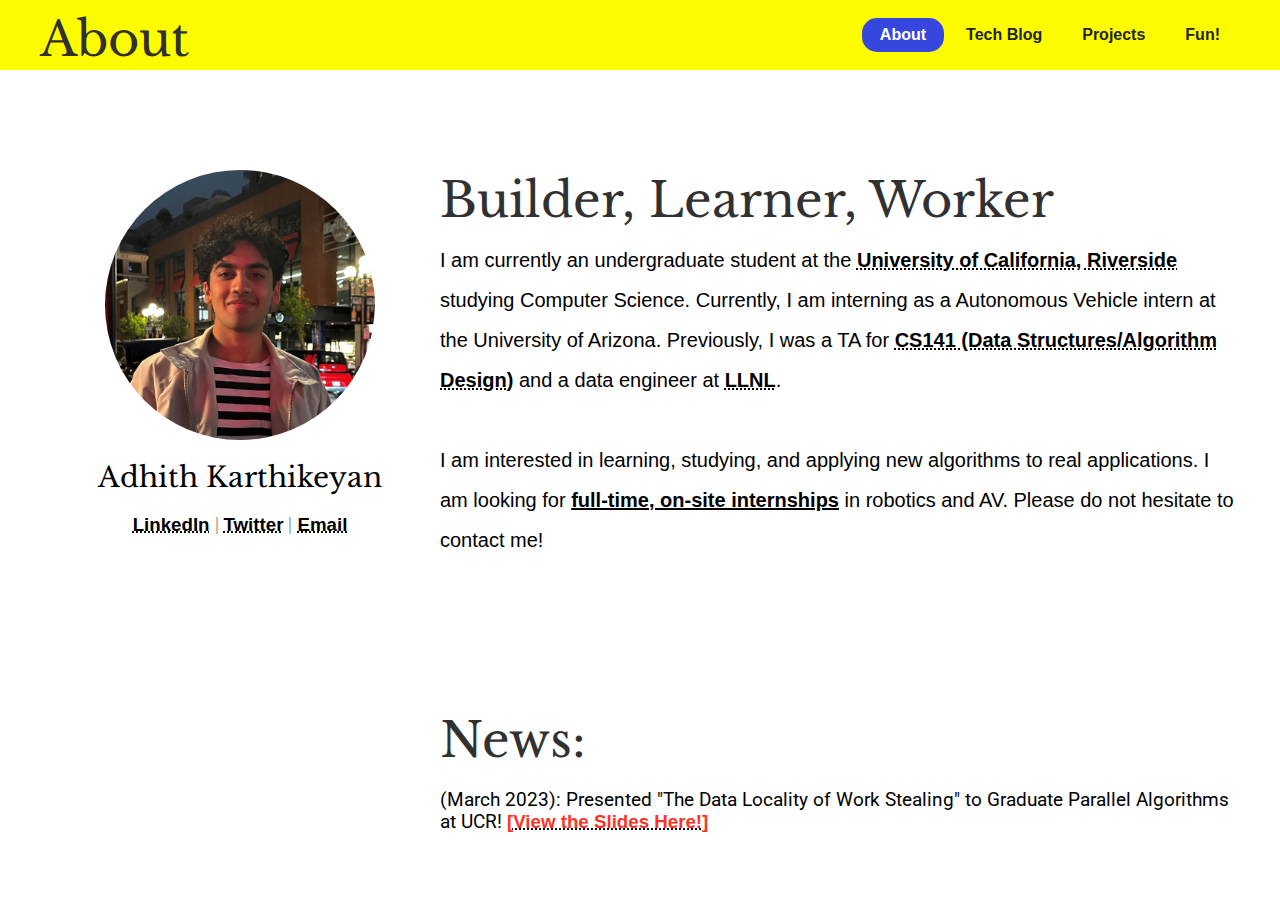
<file: index.html>
<!DOCTYPE html>
<html lang="en">
<head>
    <meta charset="UTF-8">
    <link rel="stylesheet" href="style.css">
    <link rel="preconnect" href="https://fonts.gstatic.com">
    <link rel="stylesheet" href="https://fonts.googleapis.com/css?family=Libre+Baskerville%7CMontserrat:400,700%7CRoboto%7CRoboto Mono&display=swap">
    <link href="https://fonts.googleapis.com/css2?family=Roboto:ital,wght@0,100;0,500;1,400&display=swap" rel="stylesheet"> 
    <link href="https://fonts.googleapis.com/css2?family=Source+Sans+Pro:wght@200&display=swap" rel="stylesheet"> 
    <link href="https://fonts.googleapis.com/css2?family=Roboto:wght@300&display=swap" rel="stylesheet"> 
    <meta name="viewport" content="width=device-width, initial-scale=1.0">
    <!-- <title>Guess</title> -->
    <title>About | Adhith</title>
</head>
 <!-- <ul>
  <li><a href="https://www.github.com/">Projects</a></li>
  <li><a href="resume/resume.pdf" target="_blank">Resume</a></li>
  <li><a href="blog/blogposts.html">Blog</a></li>
  <li><a href="https://www.github.com/kkadhith">GitHub</a></li>
</ul>  -->
<header>
    <div class="logo">
        <h1>About</h1>
    </div>
    <input type="checkbox" id="nav_check" hidden>
    <nav>
        <div class="logo">
            <h1>Home</h1>
        </div>
        <ul>
            <li>
                <a href="" class="active">About</a>
            </li>
            <li>
                <a href="techblog/index.html">Tech Blog</a>
            </li>
            <li>
                <a href="">Projects</a>
            </li>
            <li>
                <a href="">Fun!</a>
            </li>
        </ul>
    </nav>
    <label for="nav_check" class="hamburger">
        <div class="line"></div>
        <div class="line"></div>
        <div class="line"></div>
    </label>
</header>

<body>
     <div class="container">
        <div class="row">
            <div class="col-12 col-lg-4">
                <div id="profile">
                    <img src="images/IMG_8172.jpg" alt="512x512">
                    <div class="portrait-title">
                        <h2>Adhith Karthikeyan</h2>
                        <!-- <h3><a href=https://www.ucr.edu>University of California, Riverside</a></h3> -->
                        <h3><a href="https://www.linkedin.com/in/adhithkarthikeyan/" target="_blank">LinkedIn</a>
                                    |      
                            <a href="https://twitter.com/lost2night" target="_blank">Twitter</a>
                                    |
                        <a href="mailto:akart006@ucr.edu" target="_blank">Email</a>
                        </h3>
                    </div>
                </div>
            </div>

            <div class="col-3">
                <h1>Builder, Learner, Worker</h1>
                <p>I am currently an undergraduate student at the <a href="https://www.ucr.edu/" target="_blank">University of California, Riverside</a> studying Computer Science. Currently,
                    I am interning as a Autonomous Vehicle intern at the University of Arizona.
                    Previously, I was a 
                    TA for <a href="https://www.cs.ucr.edu/~ygu/teaching/141/F22/index.html" target="_blank">CS141 (Data Structures/Algorithm Design)</a> and a data engineer at <a href="https://www.llnl.gov/" target="_blank">LLNL</a>.
                    <br></br>
                    I am interested in learning, studying, and applying new algorithms to real applications. I am looking for <u><b>full-time, on-site internships</b></u> in robotics and AV. Please do not hesitate to contact me!<!-- <h1 class="rec">Projects:</h1> -->
                <!-- <p>University of California, Riverside</p>  -->
                <!-- <p>- MiniEigen</p>
                <p>- Snake (Flutter, Dart)</p>
                <p>- </p> -->
                    </p>
                <h1 class="rec">News:</h1>
                <h3 class="qp">(March 2023): Presented "The Data Locality of Work Stealing" to Graduate Parallel Algorithms at UCR! <a href="https://drive.google.com/file/d/15ewNTlcWx92eM8Zr4xmwKKlpkrUyyfSK/view"><span style="color:rgb(255, 51, 37)">[View the Slides Here!]</span></a></h3>
            </div>
        </div>
    </div> 
</body>
</html>
</file>
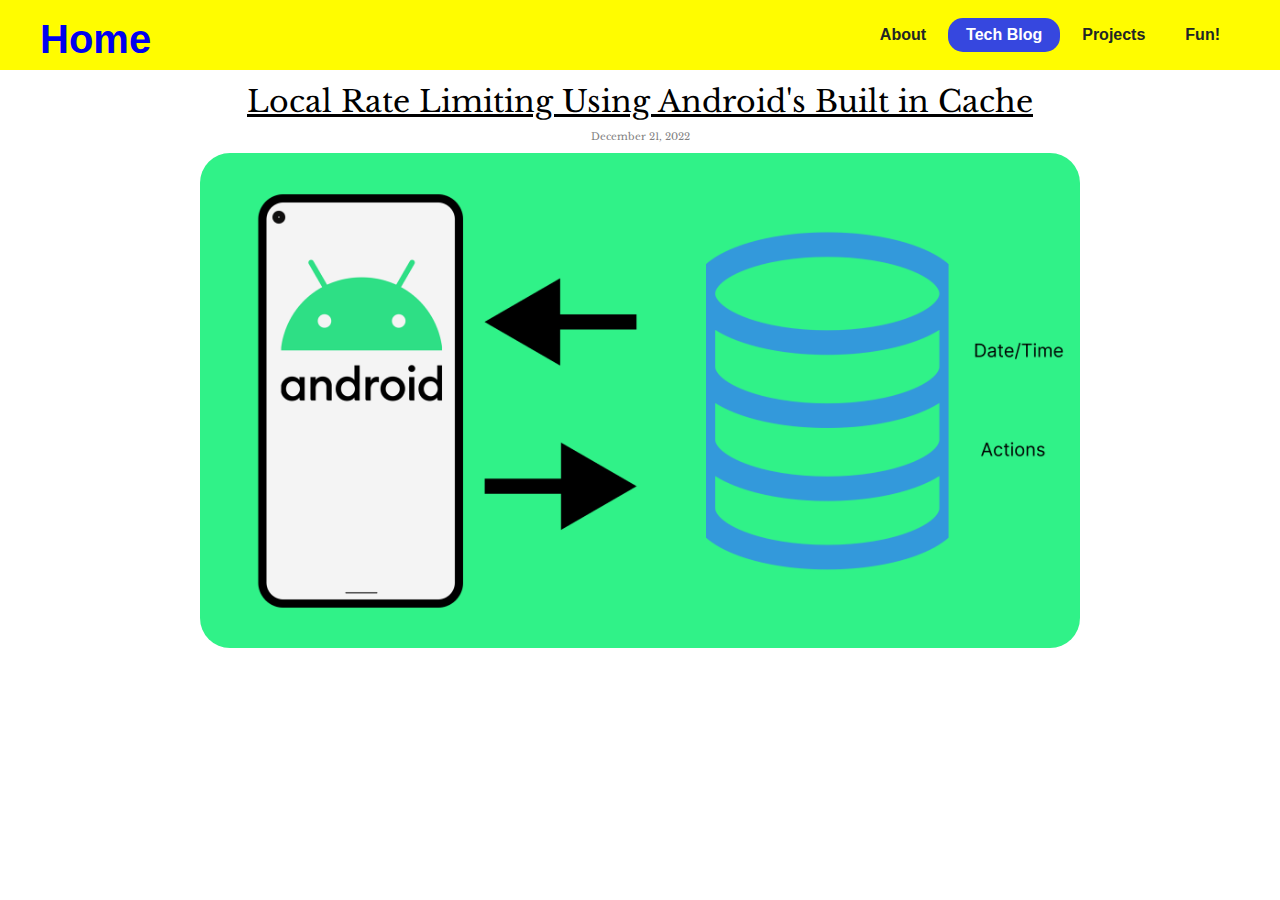
<file: techblog/index.html>
<!DOCTYPE html>
<html lang="en">
<head>
    <meta charset="UTF-8">
    <link rel="stylesheet" href="style.css">
    <link rel="preconnect" href="https://fonts.gstatic.com">
    <link rel="stylesheet" href="https://fonts.googleapis.com/css?family=Libre+Baskerville%7CMontserrat:400,700%7CRoboto%7CRoboto Mono&display=swap">
    <link href="https://fonts.googleapis.com/css2?family=Roboto:ital,wght@0,100;0,500;1,400&display=swap" rel="stylesheet"> 
    <link href="https://fonts.googleapis.com/css2?family=Source+Sans+Pro:wght@200&display=swap" rel="stylesheet"> 
    <link href="https://fonts.googleapis.com/css2?family=Roboto:wght@300&display=swap" rel="stylesheet"> 
    <meta name="viewport" content="width=device-width, initial-scale=1.0">
    <!-- <title>Guess</title> -->
    <title>Tech Blog</title>
</head>
 <!-- <ul>
  <li><a href="https://www.github.com/">Projects</a></li>
  <li><a href="resume/resume.pdf" target="_blank">Resume</a></li>
  <li><a href="blog/blogposts.html">Blog</a></li>
  <li><a href="https://www.github.com/kkadhith">GitHub</a></li>
</ul>  -->
<header>
    <div class="logo">
        <h1 class="cpp"><a href="../index.html">Home</a></h1>
    </div>
    <input type="checkbox" id="nav_check" hidden>
    <nav>
        <div class="logo">
            <h1 id="log">Home</h1>
        </div>
        <ul>
            <li>
                <a href="../index.html">About</a>
            </li>
            <li>
                <a href="../techblog/index.html" class="active">Tech Blog</a>
            </li>
            <li>
                <a href="">Projects</a>
            </li>
            <li>
                <a href="">Fun!</a>
            </li>
        </ul>
    </nav>
    <label for="nav_check" class="hamburger">
        <div class="line"></div>
        <div class="line"></div>
        <div class="line"></div>
    </label>
</header>

<body>
    
    <h1 class="cnt"><div id="over"><a href="one/index.html">Local Rate Limiting Using Android's Built in Cache</a></div></h1>
    <h3 class="caption">December 21, 2022</h3>
    <div class="r2"><img src="android.png"></div>
</body>
</html>
</file>
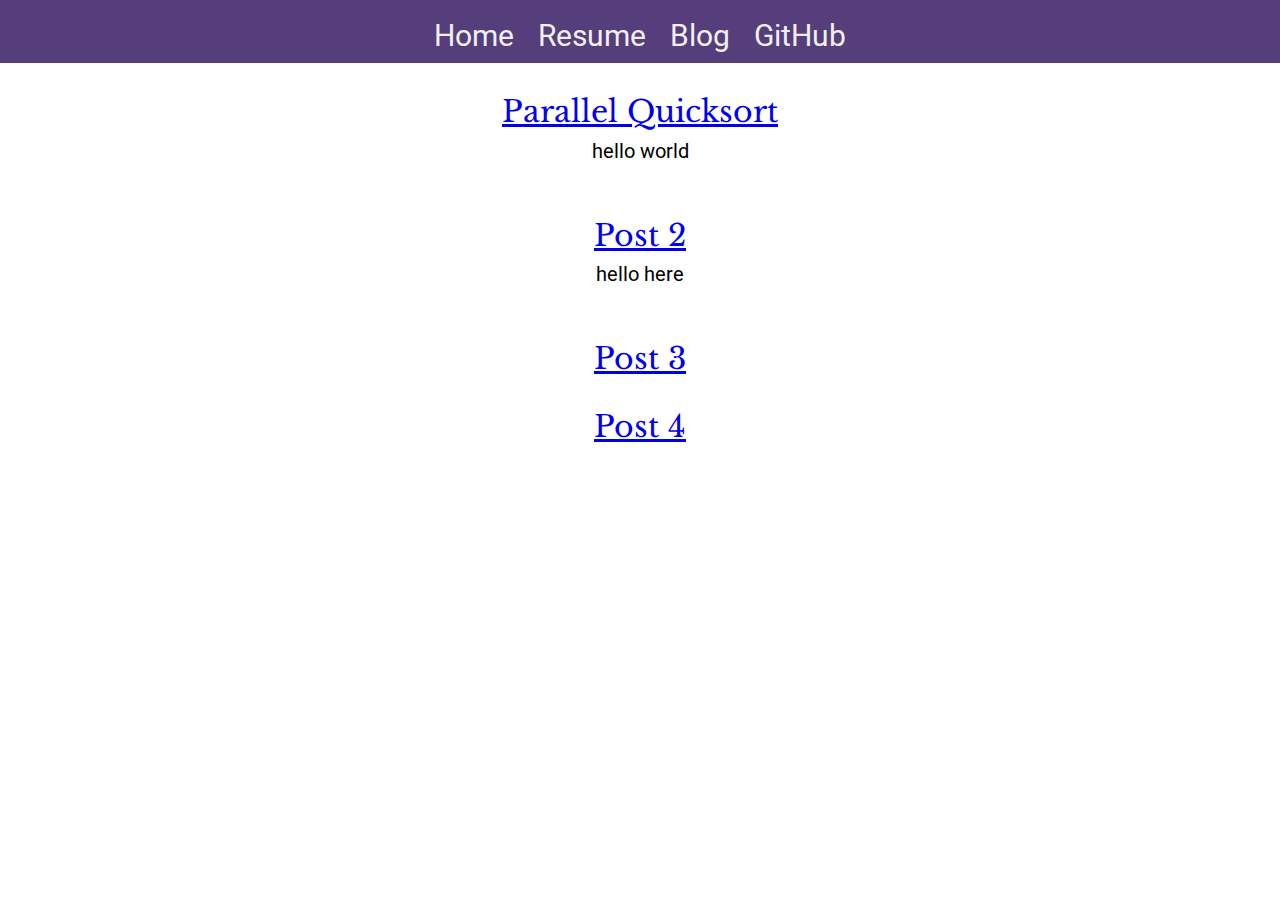
<file: blog/blogposts.html>
<!DOCTYPE html>
<html lang="en">
<head>
    <meta charset="UTF-8">
    <link rel="stylesheet" href="style.css">
    <link rel="preconnect" href="https://fonts.gstatic.com">
    <link rel="stylesheet" href="https://fonts.googleapis.com/css?family=Libre+Baskerville%7CMontserrat:400,700%7CRoboto%7CRoboto Mono&display=swap">
    <link href="https://fonts.googleapis.com/css2?family=Roboto:ital,wght@0,100;0,500;1,400&display=swap" rel="stylesheet"> 
    <link href="https://fonts.googleapis.com/css2?family=Source+Sans+Pro:wght@200&display=swap" rel="stylesheet"> 
    <link href="https://fonts.googleapis.com/css2?family=Roboto:wght@300&display=swap" rel="stylesheet"> 
    <meta name="viewport" content="width=device-width, initial-scale=1.0">
    <!-- <title>Guess</title> -->
</head>
 <ul>
  <li><a href="../index.html">Home</a></li>
  <li><a href="resume/resume.pdf" target="_blank">Resume</a></li>
  <li><a href="blog/test.html">Blog</a></li>
  <li><a href="https://www.github.com/kkadhith">GitHub</a></li>
</ul> 


<body>
   <h1><a href="posts/post1.html">Parallel Quicksort</a></h1>
    <p>hello world</p>
<h1><a href="posts/post1.html">Post 2</a></h1>
<p>hello here</p>
<h1><a href="posts/post1.html">Post 3</a></h1>
<h1><a href="posts/post1.html">Post 4</a></h1>

</body>
</html>
</file>
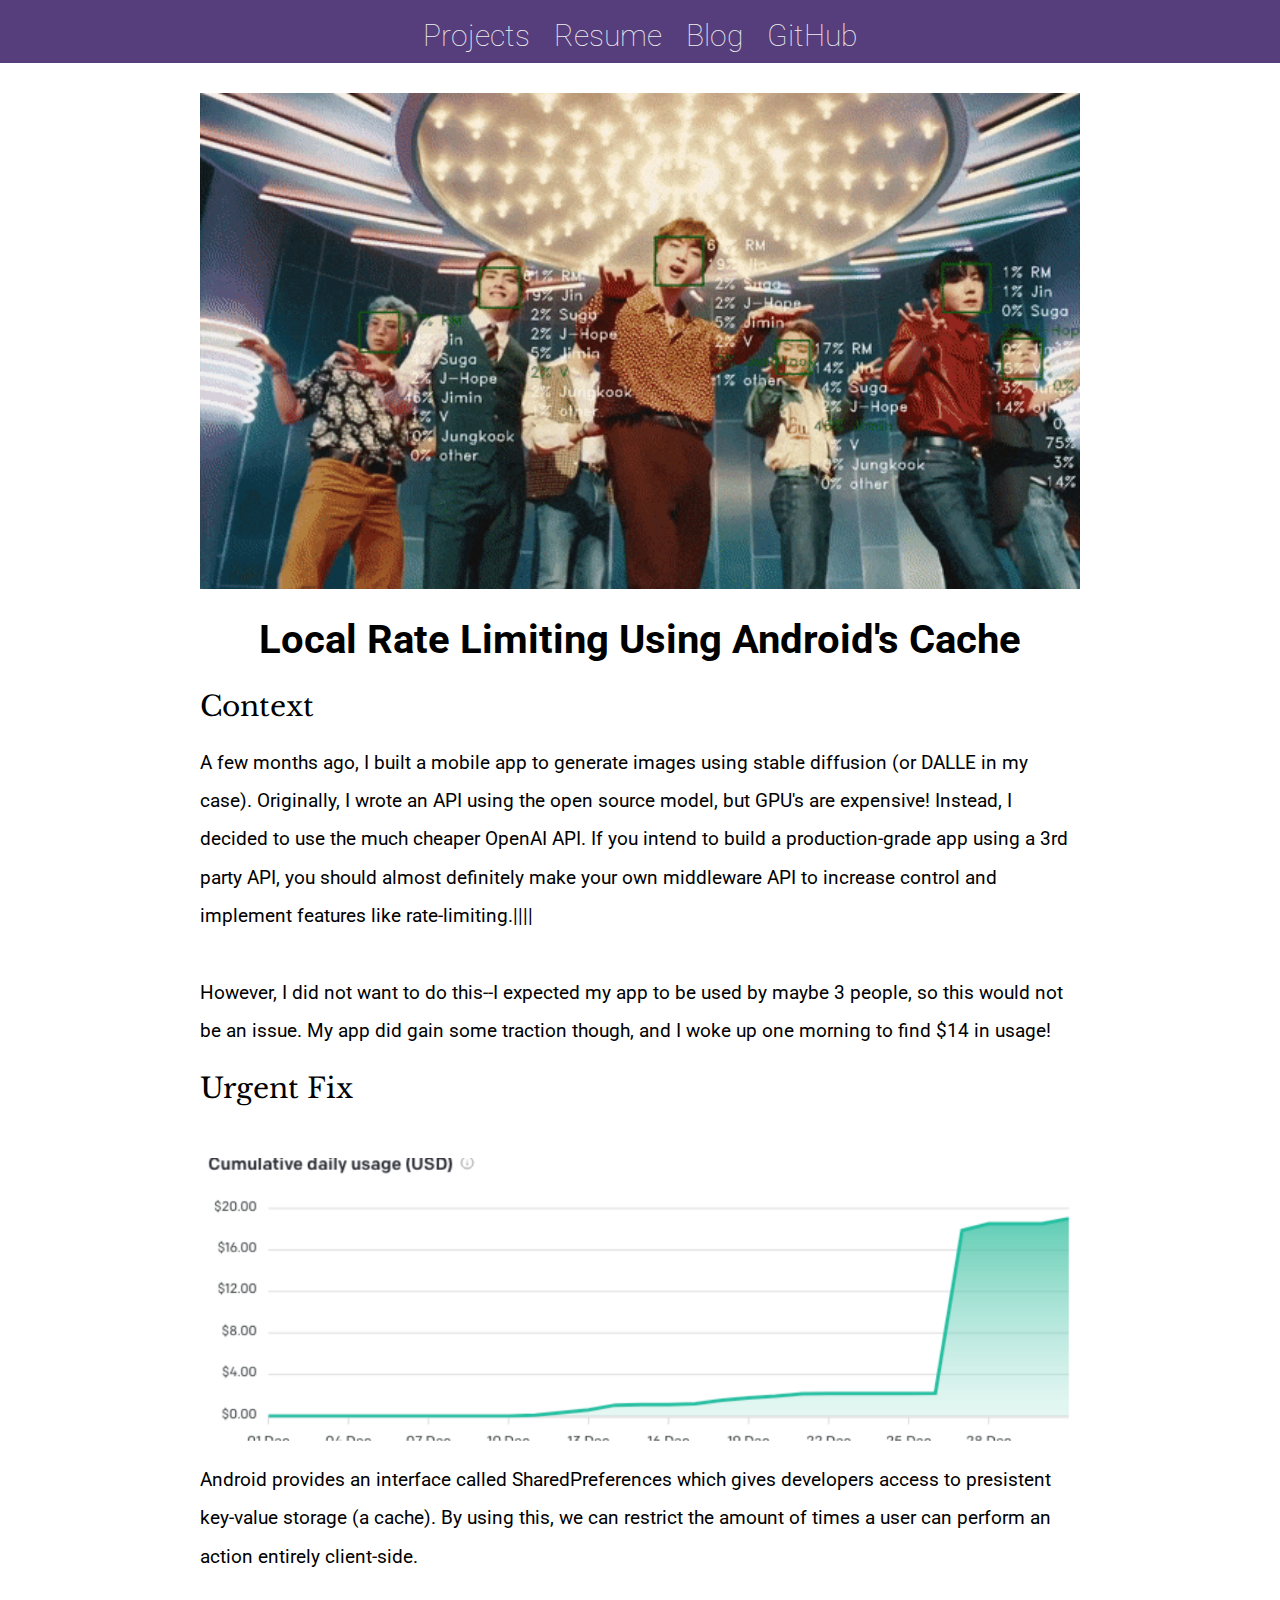
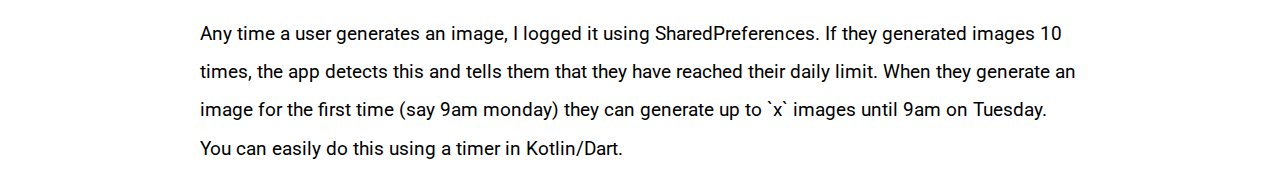
<file: test/test.html>
<!DOCTYPE html>
<html lang="en">
<head>
    <meta charset="UTF-8">
    <link rel="stylesheet" href="style.css">
    <link rel="preconnect" href="https://fonts.gstatic.com">
    <link rel="stylesheet" href="https://fonts.googleapis.com/css?family=Libre+Baskerville%7CMontserrat:400,700%7CRoboto%7CRoboto Mono&display=swap">
    <link href="https://fonts.googleapis.com/css2?family=Roboto:ital,wght@0,100;0,500;1,400&display=swap" rel="stylesheet"> 
    <link href="https://fonts.googleapis.com/css2?family=Source+Sans+Pro:wght@200&display=swap" rel="stylesheet"> 
    <link href="https://fonts.googleapis.com/css2?family=Roboto:wght@300&display=swap" rel="stylesheet"> 
    <meta name="viewport" content="width=device-width, initial-scale=1.0">
    <!-- <title>Guess</title> -->
</head>
 <ul>
  <li><a href="https://www.github.com/">Projects</a></li>
  <li><a href="resume/resume.pdf" target="_blank">Resume</a></li>
  <li><a href="blog/test.html">Blog</a></li>
  <li><a href="https://www.github.com/kkadhith">GitHub</a></li>
</ul> 


<body>
    <div class="container">
        <div>
          <!-- <div class="r"><IMG SRC="btsclip.gif"></div> -->
          <IMG SRC="btsclip.gif">
          <h1>Local Rate Limiting Using Android's Cache</h1>
          <h2>Context</h2>
          <p>A few months ago, I built a mobile app to generate images using stable diffusion (or DALLE in my case). Originally, I wrote an API using the open source model, but GPU's are expensive!
            Instead, I decided to use the much cheaper OpenAI API. If you intend to build a production-grade app using a 3rd party API, you should almost definitely make your own middleware API to increase control and implement features like rate-limiting.||||
            <br>
            <br>
            However, I did not want to do this--I expected my app to be used by maybe 3 people, so this would not be an issue. My app did gain some traction though, and I woke up one morning to find $14 in usage!
            
          </p>
          <h2>Urgent Fix</h2>
          <img src="img2.png">
          <p>Android provides an interface called SharedPreferences which gives developers access to presistent key-value storage (a cache). By using this, we can restrict the amount of times a user can perform an action entirely client-side. 
            <br>  
            <br>
            Any time a user generates an image, I logged it using SharedPreferences. If they generated images 10 times, the app detects this and tells them that they have reached their daily limit. When they generate an image for the first time (say 9am monday) they can generate up to `x` images until 9am on Tuesday. You can easily do this using a timer in Kotlin/Dart.
            </p>
          <!-- <h2>Here is a Title</h2> -->
          <!-- <p>Lorem ipsum dolor sit amet consectetur adipisicing elit. Fuga deleniti nemo dicta modi porro ut nostrum inventore. Eveniet eius quasi ipsam. Dignissimos nesciunt consequuntur neque omnis dicta facilis ab! Suscipit aperiam quos sed, voluptatibus voluptatem dolore facere a nam autem rem totam mollitia nulla odio eveniet qui! Nulla expedita placeat alias commodi cum illum animi itaque, fugiat at consectetur earum doloribus culpa deleniti soluta illo blanditiis. Quibusdam minus rem velit unde, quod praesentium, corrupti facere, sunt molestiae sed adipisci odio repellendus at tenetur fugit! Cupiditate expedita asperiores libero harum quisquam, cum, non voluptatum neque doloribus, labore natus deleniti at totam.</p> -->

        </div>
      </div>
</body>
</html>
</file>
<file: style.css>
*{
  list-style: none;
  /* font-family: 'Roboto', sans-serif; */
  font-family: "Graphik", Helvetica, sans-serif;
}
#body {
  /* font-family: 'Roboto', sans-serif; */
  font-family: "Graphik", Helvetica, sans-serif;
}

.qq {
  color: #c70000;
}
body {
  background-color: #ffffff;
  margin: 0px;
}
.container {
  margin-top: 100px;
  max-width: 1200px;
  box-sizing: border-box;
  text-align: left;
  width: 100%;
  padding-right: 15px;
  padding-left: 15px;
  margin-right: auto;
  margin-left: auto;
}

.row {
  display: flex;
  flex-wrap: wrap;
  margin-right: -15px;
  margin-left: -15px;
  box-sizing: border-box;
}

.col-lg-4 {
  flex: 0 0 33.33333333%;
  max-width: 33.33333333%;
  position: relative;
  width: 100%;
  padding-right: 15px;
  padding-left: 15px;
  box-sizing: border-box;
}

.profile {
  text-align: center;
  padding: 30px 10px;
  position: relative;
  box-sizing: border-box;
}

img {
  width: 270px;
  height: 270px;
  margin: 0 auto;
  /* object-fit: cover; */
  border-radius: 50%;
  max-width: 100%; 
  display: block;
  box-sizing: border-box;
}

.col-3 {
  flex: 0 0 66.66666667%;
  max-width: 66.66666667%;
  box-sizing: border-box;
}

h1 {

  font-size: 20px;
  font-family: "Libre Baskerville",sans-serif;
  line-height: 1.25;
  margin-top: 1rem;
  font-size: 3em;
  font-weight: 400;
  color: #313131;
  margin: 0 0 0 0;
  /* margin: 20px 0 10px 0; -> For Circle Logo */
  text-align: left;
}
p {
  font-size: 1.25em;
  /* font-family: 'Source Sans Pro', sans-serif; */
  /* font-family: 'Roboto', sans-serif; */
  font-family: "Graphik", Helvetica, sans-serif;
  font-weight: 400;
  margin-top: 0;
  padding-top: 10px;
  margin-bottom: 1rem;  
  box-sizing: border-box;
  text-align: left;
  line-height: 2;
}
p a:link{
  text-decoration: none;
  color: rgb(0, 0, 0);
  text-decoration-line: underline;
  text-decoration-style: dotted;
}
p a:hover{
  color:rgb(102, 0, 143);
}

.portrait-title{
  box-sizing: border-box;
  text-align: center;
}

h2 {
  font-family: "Libre Baskerville",sans-serif;
  font-size: 1.75em;
  font-weight: 400;
  color: #000000;
  margin: 20px 0 10px 0;
}

.qp {
  font-family: 'Roboto', sans-serif;
  font-weight: 400;
  text-decoration: none;
}

h3 {
  font-family: 'Roboto', sans-serif;
  font-weight: 100;
  text-decoration: none;
}

h3 a:link{
  text-decoration: none;
  color: rgb(0, 0, 0);
  text-decoration-line: underline;
  text-decoration-style: dotted;
}
h3 a:hover{
  color:rgb(102, 0, 143);
  text-decoration-line: underline;
  text-decoration-style: dotted;
}

/* 
ul {
  text-align: center;
  margin: 0;
  padding: 0;
  background-color: #563d7c;
} */

.rec {
  margin-top: 150px;
}


/* li {
  display: inline-block;
  text-align: center; 
  font-family: 'Roboto', sans-serif;
  font-weight: 250px;
  font-size: 30px;
  margin-top: 8px;

}
li a {
  color: rgb(240, 240, 240);
  display: inline-block;
  text-align: center;
  padding: 10px;
  background-color: #563d7c;
  text-decoration: none;
}

li a:hover {
  color:rgb(199, 199, 199);
} */

@media (max-width: 950px) {
  /* li {
    font-size: 25px;
    display: inline-block;
    
  } */
  img {
    width: 256px;
    height: 256px;
    margin-left: auto;
    margin-right: auto;
    max-width: 100%;
  }
  .col-3 {
    margin-left: auto;
    margin-right: auto;
  }
  h1 {
    text-align: center;
  }
  p {
    text-align: left;
  }
  .col-12 {
    margin-left: auto;
    margin-right: auto;
  }
  .col-lg-4 {
    flex: 0 auto;
    max-width: 100%;
  }
}

@media (max-width: 650px) {
  /* li {
    font-size: 15px;
    display: inline-block;
    
  } */
  img {
    width: 128px;
    height: 128px;
    margin-left: auto;
    margin-right: auto;

    max-width: 100%;

  }
  .row {
    display:block;

  }
  .col-3 {
    max-width: 90%;
  }
  h1 {
    font-size: 30px;
    text-align: left;
  }
  h2 {
    font-size: 36px;
    /* text-align: left; */
  }
  p {
    /* display: block; */
    font-size: 1.0em;
    /* max-width: 100%; */
    text-align: left;
  }
}



header {
  /* width: 80%; */
  height: 70px;
  background: #fefefe;
  display: flex;
  align-items: center;
  justify-content: space-between;
  padding: 0 40px;
  background-color: #FFFC00;
  /* border-radius: 0 0 10px 10px; */
  margin: 0 auto;
}
.logo {
  width: 120px;
  margin-top: 8px;
}
nav .logo {
  display: none;
}
nav ul {
  display: flex;
}
nav ul li a {
  /*add font here*/
  color: #212526;
  display: block;
  margin: 0 2px;
  font-weight: 600;
  padding: 8px 18px;
  transition: 0.2s;
  border-radius: 15px;
}
nav ul li a:hover {
  text-decoration: underline;
  /* background: #a491fa; */
}
nav ul li a.active {
  color: #fff;
  background: #3647df;
}


a {
  text-decoration: none;
  font-weight: bold; 
  /* font-family: 'Source Sans Pro', sans-serif; */
  font-family: "Graphik", Helvetica, sans-serif;
}
.hamburger {
  display: none;
  height: fit-content;
  cursor: pointer;
  padding: 3px 8px;
  border-radius: 5px;
  transition: 0.2s;
}
.hamburger:hover {
  background: #f6f4ff;
}
.hamburger .line {
  width: 30px;
  height: 2px;
  margin: 6px 0;
  background: #212526;
}
@media only screen and (max-width: 1100px) {
  header {
      /* width: 90%; */
      padding: 0 20px;
  }
  nav {
      position: absolute;
      left: -300px;
      top: 0;
      z-index: 999;
      width: 280px;
      height: 100vh;
      background-color: #fefefe;
      transition: 0.2s;
      box-shadow: 2px 0 20px 0 rgba(0, 0, 0, 0.05);
  }
  #nav_check:checked ~ nav {
      left: 0;
  }
  nav .logo {
      display: block;
      height: 70px;
      display: flex;
      align-items: center;
      margin-left: 30px;
  }
  nav ul {
      display: block;
      padding: 0 20px;
      margin-top: 30px;
  }
  nav ul li a {
      margin-bottom: 5px;
      padding: 15px;
      border-radius: 5px;
  }
  .hamburger {
      display: block;
  }
}
</file>
<file: techblog/style.css>
*{
  list-style: none;
  /* font-family: 'Roboto', sans-serif; */
  font-family: "Graphik", Helvetica, sans-serif;
}
#body {
  /* font-family: 'Roboto', sans-serif; */
  font-family: "Graphik", Helvetica, sans-serif;
}

.cnt {
  padding-top: 1%;
  text-align: center;
  font-size: 30px;
  font-family: "Libre Baskerville",sans-serif;
  font-weight: lighter;
}

.cpp {
  font-size: 40px;
  font-family: "Libre Baskerville",sans-serif;
}

.caption {
  text-align: center;
  font-size: 10px;
  color: gray;
  font-family: "Libre Baskerville",sans-serif;
  font-weight: lighter;
}
body {
  background-color: #ffffff;
  margin: 0px;
}
.override {

}
.container {
  margin-top: 100px;
  max-width: 1200px;
  box-sizing: border-box;
  text-align: left;
  width: 100%;
  padding-right: 15px;
  padding-left: 15px;
  margin-right: auto;
  margin-left: auto;
}

.row {
  display: flex;
  flex-wrap: wrap;
  margin-right: -15px;
  margin-left: -15px;
  box-sizing: border-box;
}

.col-lg-4 {
  flex: 0 0 33.33333333%;
  max-width: 33.33333333%;
  position: relative;
  width: 100%;
  padding-right: 15px;
  padding-left: 15px;
  box-sizing: border-box;
}

.profile {
  text-align: center;
  padding: 30px 10px;
  position: relative;
  box-sizing: border-box;
}
/* .r2 {
  padding-top: 30px;
} */
img {
  /* padding-top: 30px; */
  width: 880px;
  border-radius: 30px 30px 30px 30px;
  max-height: 500px;
  object-fit: cover;
  /* height: var(--hero); */
  /* ^^^^^^^^^^^^^^^^^^^^^^^ added */
  display: block;   
  margin-left: auto;
  margin-right: auto;
  /* width: 640px; */
  /* height: 270px; */
  /* margin: 0 auto;  */
  /* object-fit: cover; */
  /* border-radius: 50%;
  max-width: 100%; 
  display: block;
  box-sizing: border-box; */
}


.nav-link active {

}
.col-3 {
  flex: 0 0 66.66666667%;
  max-width: 66.66666667%;
  box-sizing: border-box;
}

h1 {
  font-size: 20px;
  font-family: "Libre Baskerville",sans-serif;
  line-height: 1.25;
  margin-top: 1rem;
  font-size: 3em;
  font-weight: 400;
  color: #313131;
  margin: 0 0 0 0;
  /* margin: 20px 0 10px 0; -> For Circle Logo */
  text-align: left;
}
p {
  font-size: 1.25em;
  /* font-family: 'Source Sans Pro', sans-serif; */
  /* font-family: 'Roboto', sans-serif; */
  font-family: "Graphik", Helvetica, sans-serif;
  font-weight: 400;
  margin-top: 0;
  padding-top: 10px;
  margin-bottom: 1rem;  
  box-sizing: border-box;
  text-align: left;
  line-height: 2;
}
p a:link{
  text-decoration: none;
  color: rgb(0, 0, 0);
  text-decoration-line: underline;
  text-decoration-style: dotted;
}
p a:hover{
  color:rgb(102, 0, 143);
}

.portrait-title{
  box-sizing: border-box;
  text-align: center;
}

h2 {
  font-family: "Libre Baskerville",sans-serif;
  font-size: 1.75em;
  font-weight: 400;
  color: #000000;
  margin: 20px 0 10px 0;
}

h3 {
  font-family: 'Roboto', sans-serif;
  font-weight: 100;
  text-decoration: none;
}

h3 a:link{
  text-decoration: none;
  color: rgb(0, 0, 0);
  text-decoration-line: underline;
  text-decoration-style: dotted;
}
h3 a:hover{
  color:rgb(102, 0, 143);
  text-decoration-line: underline;
  text-decoration-style: dotted;
}

/* 
ul {
  text-align: center;
  margin: 0;
  padding: 0;
  background-color: #563d7c;
} */

.rec {
  margin-top: 200px;
}


/* li {
  display: inline-block;
  text-align: center; 
  font-family: 'Roboto', sans-serif;
  font-weight: 250px;
  font-size: 30px;
  margin-top: 8px;

}
li a {
  color: rgb(240, 240, 240);
  display: inline-block;
  text-align: center;
  padding: 10px;
  background-color: #563d7c;
  text-decoration: none;
}

li a:hover {
  color:rgb(199, 199, 199);
} */

@media (max-width: 950px) {
  /* li {
    font-size: 25px;
    display: inline-block;
    
  } */
  img {
    width: 600px;
    /* width: 256px;
    height: 256px;
    margin-left: auto;
    margin-right: auto;
    max-width: 100%; */
  }
  .col-3 {
    margin-left: auto;
    margin-right: auto;
  }
  h1 {
    text-align: center;
  }
  p {
    text-align: left;
  }
  .col-12 {
    margin-left: auto;
    margin-right: auto;
  }
  .col-lg-4 {
    flex: 0 auto;
    max-width: 100%;
  }
}

@media (max-width: 650px) {
  /* li {
    font-size: 15px;
    display: inline-block;
    
  } */
  img {
    /* width: 256px;
    height: 256px;
    margin-left: auto;
    margin-right: auto; */
    max-width: 95%;
    /* padding-top: 30px; */
    width: 100%;
    object-fit: cover;
    max-height: 300px;
  }
  .row {
    display:block;

  }
  .col-3 {
    max-width: 90%;
  }
  h1 {
    font-size: 30px;
    text-align: left;
  }
  h2 {
    font-size: 36px;
    /* text-align: left; */
  }
  p {
    /* display: block; */
    font-size: 1.0em;
    /* max-width: 100%; */
    text-align: left;
  }
}



header {
  /* width: 80%; */
  height: 70px;
  background: #fefefe;
  display: flex;
  align-items: center;
  justify-content: space-between;
  padding: 0 40px;
  background-color: #FFFC00;
  /* border-radius: 0 0 10px 10px; */
  margin: 0 auto;
}
.logo {
  width: 120px;
  margin-top: 8px;
}
nav .logo {
  display: none;
}
nav ul {
  display: flex;
}
nav ul li a {
  /*add font here*/
  color: #212526;
  display: block;
  margin: 0 2px;
  font-weight: 600;
  padding: 8px 18px;
  transition: 0.2s;
  border-radius: 15px;
}
nav ul li a:hover {
  text-decoration: underline;
  /* background: #a491fa; */
}
nav ul li a.active {
  color: #fff;
  background: #3647df;
  /* text-decoration: underline; */
}

#over a {
  color:#000000;
  text-align: center;
  font-size: 30px;
  font-family: "Libre Baskerville",sans-serif;
  font-weight: lighter;
  text-decoration: underline;
}

#over a:hover{
  text-decoration: underline;
}


a {
  text-decoration: none;
  font-weight: bold; 
  /* font-family: 'Source Sans Pro', sans-serif; */
  font-family: "Graphik", Helvetica, sans-serif;
}
.hamburger {
  display: none;
  height: fit-content;
  cursor: pointer;
  padding: 3px 8px;
  border-radius: 5px;
  transition: 0.2s;
}
.hamburger:hover {
  background: #f6f4ff;
}
.hamburger .line {
  width: 30px;
  height: 2px;
  margin: 6px 0;
  background: #212526;
}
@media only screen and (max-width: 1100px) {
  header {
      /* width: 90%; */
      padding: 0 20px;
  }
  nav {
      position: absolute;
      left: -300px;
      top: 0;
      z-index: 999;
      width: 280px;
      height: 100vh;
      background-color: #fefefe;
      transition: 0.2s;
      box-shadow: 2px 0 20px 0 rgba(0, 0, 0, 0.05);
  }
  #nav_check:checked ~ nav {
      left: 0;
  }
  nav .logo {
      display: block;
      height: 70px;
      display: flex;
      align-items: center;
      margin-left: 30px;
  }
  nav ul {
      display: block;
      padding: 0 20px;
      margin-top: 30px;
  }
  nav ul li a {
      margin-bottom: 5px;
      padding: 15px;
      border-radius: 5px;
  }
  .hamburger {
      display: block;
  }
}
</file>
<file: blog/style.css>
{
  background-color: #ffffff;
}
#body {
  font-family: 'Roboto', sans-serif;
}

body {
  margin: 0px;
}
.container {
  margin-top: 100px;
  max-width: 1200px;
  box-sizing: border-box;
  text-align: left;
  width: 100%;
  padding-right: 15px;
  padding-left: 15px;
  margin-right: auto;
  margin-left: auto;
}

.row {
  display: flex;
  flex-wrap: wrap;
  margin-right: -15px;
  margin-left: -15px;
  box-sizing: border-box;
}

.col-lg-4 {
  flex: 0 0 33.33333333%;
  max-width: 33.33333333%;
  position: relative;
  width: 100%;
  padding-right: 15px;
  padding-left: 15px;
  box-sizing: border-box;
}

.profile {
  text-align: center;
  padding: 30px 10px;
  position: relative;
  box-sizing: border-box;
}

img {
  width: 270px;
  height: 270px;
  margin: 0 auto;
  /* object-fit: cover; */
  border-radius: 50%;
  max-width: 100%; 
  display: block;
  box-sizing: border-box;
}

.col-3 {
  flex: 0 0 66.66666667%;
  max-width: 66.66666667%;
  /* display: block; */
  /* position: relative; */
  /* /* width: 100%; */
  /* padding-right: 15px; */
  /* padding-left: 15px;   */
  box-sizing: border-box;
}

.hello {
 box-shadow: rgba(149, 157, 165, 0.2) 0px 8px 24px; 
 display: inline-block;
 justify-content: center;
}
h1 {

  font-size: 30px; 
  font-family: "Libre Baskerville",sans-serif;
  line-height: 1.25;
  margin-top: 1rem;
  /*font-size: 3em;*/
  font-weight: 400;
  color: #313131;
  margin: 0 0 0 0;
  padding-top: 30px;
  /* margin: 20px 0 10px 0; -> For Circle Logo */
  text-align: center;
}
p {
  font-size: 1.25em;
  /* font-family: 'Source Sans Pro', sans-serif; */
  font-family: 'Roboto', sans-serif;
  font-weight: 400;
  margin-top: 0;
  margin-bottom: 1rem;  
  box-sizing: border-box;
  text-align: center;
  line-height: 2;
}
p a:link{
  text-decoration: none;
  color: rgb(0, 0, 0);
  text-decoration-line: underline;
  text-decoration-style: dotted;
}
p a:hover{
  color:rgb(102, 0, 143);
}

.portrait-title{
  box-sizing: border-box;
  text-align: center;
}

h2 {
  font-family: "Libre Baskerville",sans-serif;
  font-size: 1.75em;
  font-weight: 400;
  color: #000000;
  margin: 20px 0 10px 0;
}

h3 {
  font-family: 'Roboto', sans-serif;
  font-weight: 100;
  text-decoration: none;
}

h3 a:link{
  text-decoration: none;
  color: rgb(0, 0, 0);
  text-decoration-line: underline;
  text-decoration-style: dotted;
}
h3 a:hover{
  color:rgb(102, 0, 143);
  text-decoration-line: underline;
  text-decoration-style: dotted;
}


ul {
  text-align: center;
  margin: 0;
  padding: 0;
  background-color: #563d7c;
}

.rec {
  margin-top: 200px;
}


li {
  display: inline-block;
  text-align: center; 
  font-family: 'Roboto', sans-serif;
  font-weight: 250px;
  font-size: 30px;
  margin-top: 8px;

}
li a {
  color: rgb(240, 240, 240);
  display: inline-block;
  text-align: center;
  padding: 10px;
  background-color: #563d7c;
  text-decoration: none;
}

li a:hover {
  color:rgb(199, 199, 199);
}

@media (max-width: 950px) {
  li {
    font-size: 25px;
    display: inline-block;
    
  }
  img {
    width: 256px;
    height: 256px;
    margin-left: auto;
    margin-right: auto;
    max-width: 100%;
  }
  .col-3 {
    margin-left: auto;
    margin-right: auto;
  }
  h1 {
    text-align: center;
  }
  p {
    text-align: center;
  }
  .col-12 {
    margin-left: auto;
    margin-right: auto;
  }
  .col-lg-4 {
    flex: 0 auto;
    max-width: 100%;
  }
}

@media (max-width: 650px) {
  li {
    font-size: 15px;
    display: inline-block;
    
  }
  img {
    width: 128px;
    height: 128px;
    margin-left: auto;
    margin-right: auto;

    max-width: 100%;

  }
  h1 {
    font-size: 20px;
  }
  p {
    display: block;
    font-size: 1.2em;
    max-width: 100%;
  }
}
</file>
<file: test/style.css>
{
  background-color: #ffffff;
}
#body {
  font-family: 'Roboto', sans-serif;
}

.container {
  display: flex;
  justify-content: center;
  align-items: center;
  /* height: 100vh; */
  padding: 0 25%;
}

body {
  margin: 0;
  padding: 0;
  box-sizing: border-box;
}

.row {
  display: flex;
  flex-wrap: wrap;
  margin-right: -15px;
  margin-left: -15px;
  box-sizing: border-box;
}

.col-lg-4 {
  flex: 0 0 33.33333333%;
  max-width: 33.33333333%;
  position: relative;
  width: 100%;
  padding-right: 15px;
  padding-left: 15px;
  box-sizing: border-box;
}

.profile {
  text-align: center;
  padding: 30px 10px;
  position: relative;
  box-sizing: border-box;
}

/* .r {
  /* padding-top: 30px; */

img {
  padding-top: 30px;
  width: 880px;

  max-height: 500px;
  object-fit: cover;
  /* height: var(--hero); */
  /* ^^^^^^^^^^^^^^^^^^^^^^^ added */
  display: block;   
  margin-left: auto;
  margin-right: auto;
  /* width: 640px; */
  /* height: 270px; */
  /* margin: 0 auto;  */
  /* object-fit: cover; */
  /* border-radius: 50%;
  max-width: 100%; 
  display: block;
  box-sizing: border-box; */
}
/* img2 {
  width: 300px;
} */

.col-3 {
  /* flex: 0 0 0; */
  max-width: 66.66666667%;
  /* display: block; */
  /* position: relative; */
  /* /* width: 100%; */
  /* padding-right: 15px; */
  /* padding-left: 15px;   */
  box-sizing: border-box;
}

/* h1 { */
  /* font-size: 40px; */
  /* font-family: "Libre Baskerville",sans-serif; */
  /* font-family: 'Roboto', sans-serif; */
  /* line-height: 1.25; */
  /* margin-top: 1rem; */
  /* font-size: 3.5em; */
  /* font-weight: 6000; */
  /* color: #313131; */
  /* margin: 0 0 0 0; */
  /* margin: 20px 0 10px 0; -> For Circle Logo */
  /* text-align: center; */
  /* text-align: center; */
  /* margin-top: 50px; */
/* } */

/* h1 {
  font-size: 40px;
  margin:0;
} */
/* p { */
  /* font-size: 1.25em; */
  /* font-family: 'Source Sans Pro', sans-serif; */
  /* font-family: 'Roboto', sans-serif; */
  /* font-weight: 300; */
  /* margin-top: 30px; */
  /* margin-bottom: 1rem;   */
  /* box-sizing: border-box; */
  /* text-align: left; */
  /* margin-left: 525px;
  margin-right: 525px; */
  /* padding-left: 425px; */
  /* padding-right: 525px; */
  
  /* line-height: 2; */
  /* max-width: 75%; */
/* } */

h1, p {
  text-align: left;
  font-family: 'Roboto', sans-serif;
}
h1 {
  text-align: center;
  font-size: 2.5em;
}
p {
  width: 880px;
  line-height: 2;
  font-size: 1.2em;
}
p a:link{
  text-decoration: none;
  color: rgb(0, 0, 0);
  text-decoration-line: underline;
  text-decoration-style: dotted;
}
p a:hover{
  color:rgb(102, 0, 143);
}

.portrait-title{
  box-sizing: border-box;
  text-align: center;
}

h2 {
  font-family: "Libre Baskerville",sans-serif;
  font-size: 1.75em;
  font-weight: 400;
  color: #000000;
  margin: 20px 0 10px 0;
}

h3 {
  font-family: 'Roboto', sans-serif;
  font-weight: 100;
  text-decoration: none;
}

h3 a:link{
  text-decoration: none;
  color: rgb(0, 0, 0);
  text-decoration-line: underline;
  text-decoration-style: dotted;
}
h3 a:hover{
  color:rgb(102, 0, 143);
  text-decoration-line: underline;
  text-decoration-style: dotted;
}


ul {
  text-align: center;
  margin: 0;
  padding: 0;
  background-color: #563d7c;
}

.rec {
  margin-top: 200px;
}


li {
  display: inline-block;
  text-align: center; 
  font-family: 'Roboto', sans-serif;
  font-weight: 100;
  font-size: 30px;
  margin-top: 8px;

}
li a {
  color: rgb(240, 240, 240);
  display: inline-block;
  text-align: center;
  padding: 10px;
  background-color: #563d7c;
  text-decoration: none;
}

li a:hover {
  color:rgb(199, 199, 199);
}

@media (max-width: 900px) {
  li {
    font-size: 25px;
    display: inline-block;
  }
  img {
    width: 600px;
    /* width: 256px;
    height: 256px;
    margin-left: auto;
    margin-right: auto;
    max-width: 100%; */
  }
  .col-3 {
    margin-left: auto;
    margin-right: auto;
  }
  h1 {
    text-align: left;
    width: 500px;
  }
  p {
    text-align: left;
    margin-top: 10px;
    width: 600px;
  }
  .col-12 {
    margin-left: auto;
    margin-right: auto;
  }
  .col-lg-4 {
    flex: 0 auto;
    max-width: 100%;
  }
}


@media screen and (max-width: 650px) {
  li {
    font-size: 20px;
    display: inline-block;
  }
  img {
    /* width: 256px;
    height: 256px;
    margin-left: auto;
    margin-right: auto; */
    max-width: 100%;
    padding-top: 30px;
    width: 100%;
    object-fit: cover;
    max-height: 500px;
  }
  .col-3 {
    margin-left: auto;
    margin-right: auto;
  }
  h1 {
    font-size: 40px;
    line-height: 150%;
    text-align: left;
    width: 350px;
  }
  p {
    font-size: 20px;
    text-align: left;
    margin-top: 10px;
    width: 390px;
  }
  .col-12 {
    margin-left: auto;
    margin-right: auto;
  }
  .col-lg-4 {
    flex: 0 auto;
    max-width: 100%;
  }
}
</file>
